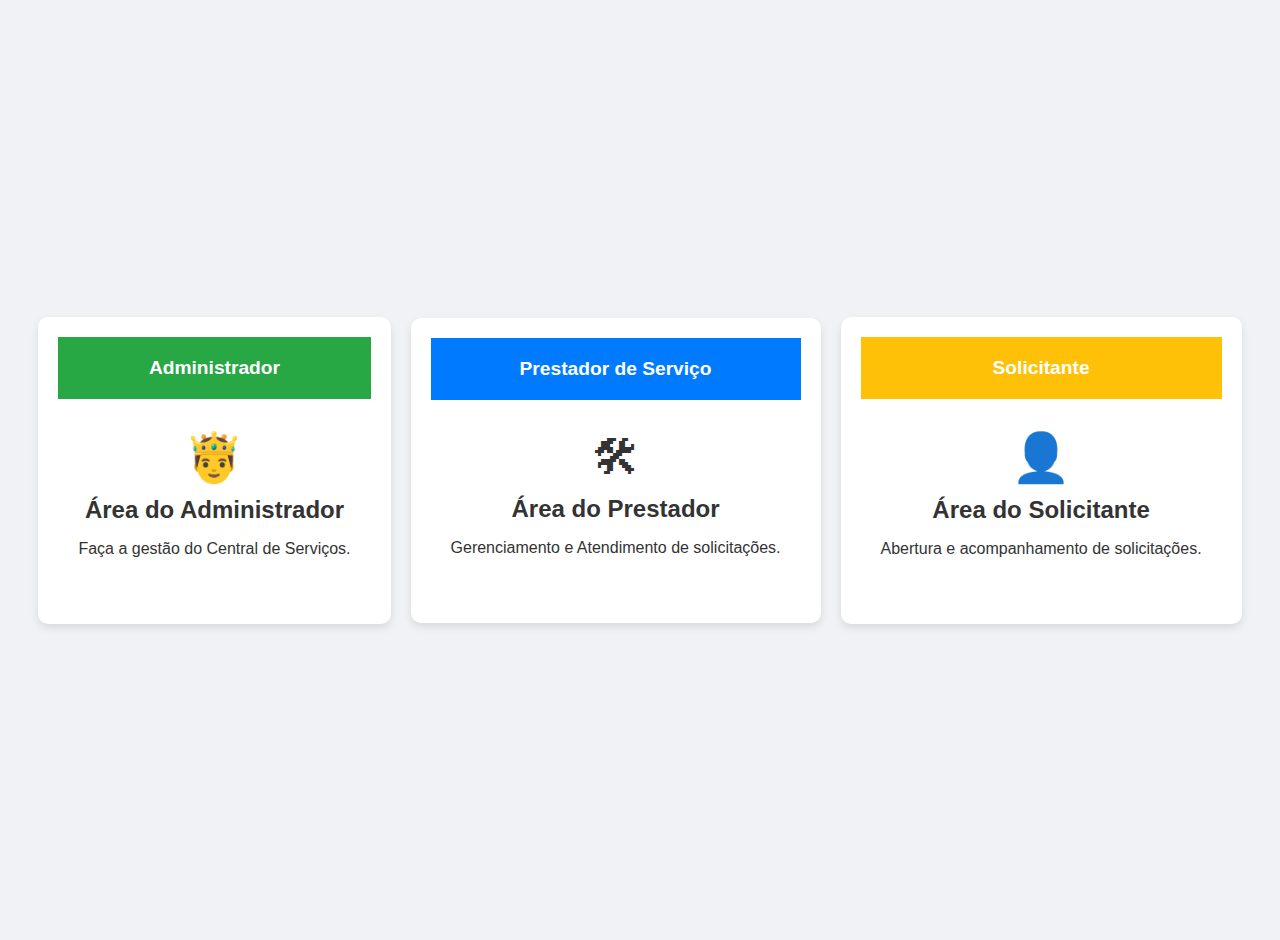
<file: templates/index.html>
<!DOCTYPE html>
<html lang="pt-BR">
<head>
    <meta charset="UTF-8">
    <meta name="viewport" content="width=device-width, initial-scale=1.0">
    <title>Central de Serviços</title>
    <link href="../static/estilo.css" rel="stylesheet">
</head>
<body>


<div class="container">
    <a href="/menu_adm" class="card">
        <div class="card-header" style="background-color: #28a745;">Administrador</div>
        <div class="card-body">
            <div class="card-icon">&#x1F934;</div>
            <h2>Área do Administrador</h2>
            <p>Faça a gestão do Central de Serviços.</p>
        </div>
    </a>


    <a href="/menu_pre" class="card">
        <div class="card-header" style="background-color: #007bff;">Prestador de Serviço</div>
        <div class="card-body">
            <div class="card-icon">&#128736;</div>
            <h2>Área do Prestador</h2>
            <p>Gerenciamento e Atendimento de solicitações.</p>
        </div>
    </a>


    <a href="/menu_sol" class="card">
        <div class="card-header" style="background-color: #ffc107;">Solicitante</div>
        <div class="card-body">
            <div class="card-icon">&#128100;</div>
            <h2>Área do Solicitante</h2>
            <p>Abertura e acompanhamento de solicitações.</p>
        </div>
    </a>
</div>


</body>
</html>
</file>
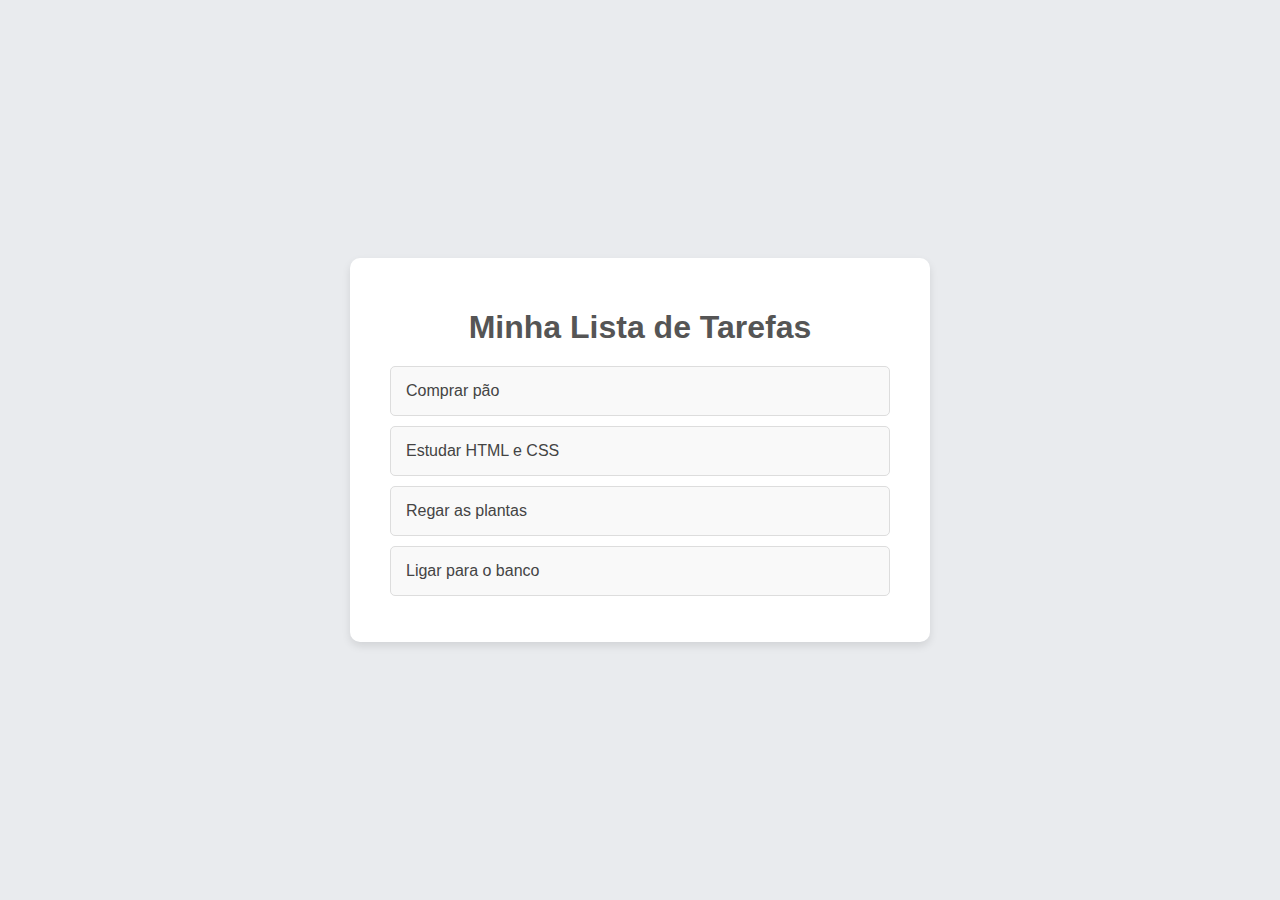
<file: templates/lista_tarefas.html>
<html lang="pt-BR">
<head>
   <meta charset="UTF-8">
   <meta name="viewport" content="width=device-width, initial-scale=1.0">
   <title>Minha Lista de Tarefas</title>
   <link rel="stylesheet" href="html_test/estilo_lista.css">
</head>
<body>
   <div class="container">
       <h1>Minha Lista de Tarefas</h1>


       <ul class="lista-de-tarefas">
           <li>Comprar pão</li>
           <li>Estudar HTML e CSS</li>
           <li>Regar as plantas</li>
           <li>Ligar para o banco</li>
       </ul>
   </div>
</body>
</html>
</file>
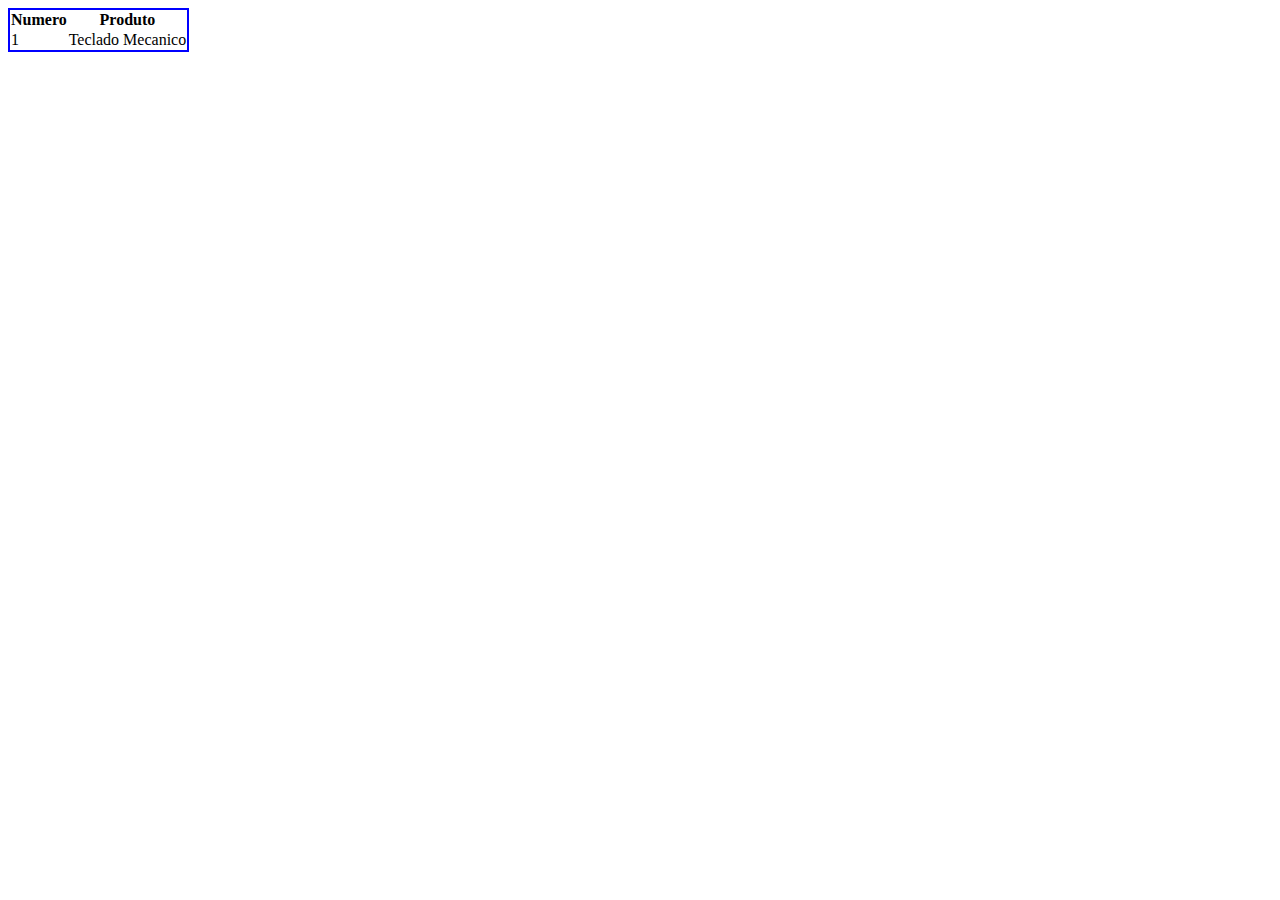
<file: templates/tabelaexemplo.html>
<!DOCTYPE html>
<html lang="en">
<head>
    <meta charset="UTF-8">
    <title>Tabela com Borda Azul</title>
    <style>
        table {
            border: 2px solid blue;
            border-collapse: collapse;
        }

        th, td {
            border: none;
        }
    </style>
</head>
<body>
    <table>
        <thead>
            <tr>
                <th>Numero</th>
                <th>Produto</th>
            </tr>
        </thead>
        <tbody>
            <tr>
                <td>1</td>
                <td>Teclado Mecanico</td>
            </tr>
        </tbody>
    </table>
</body>
</html>
</file>
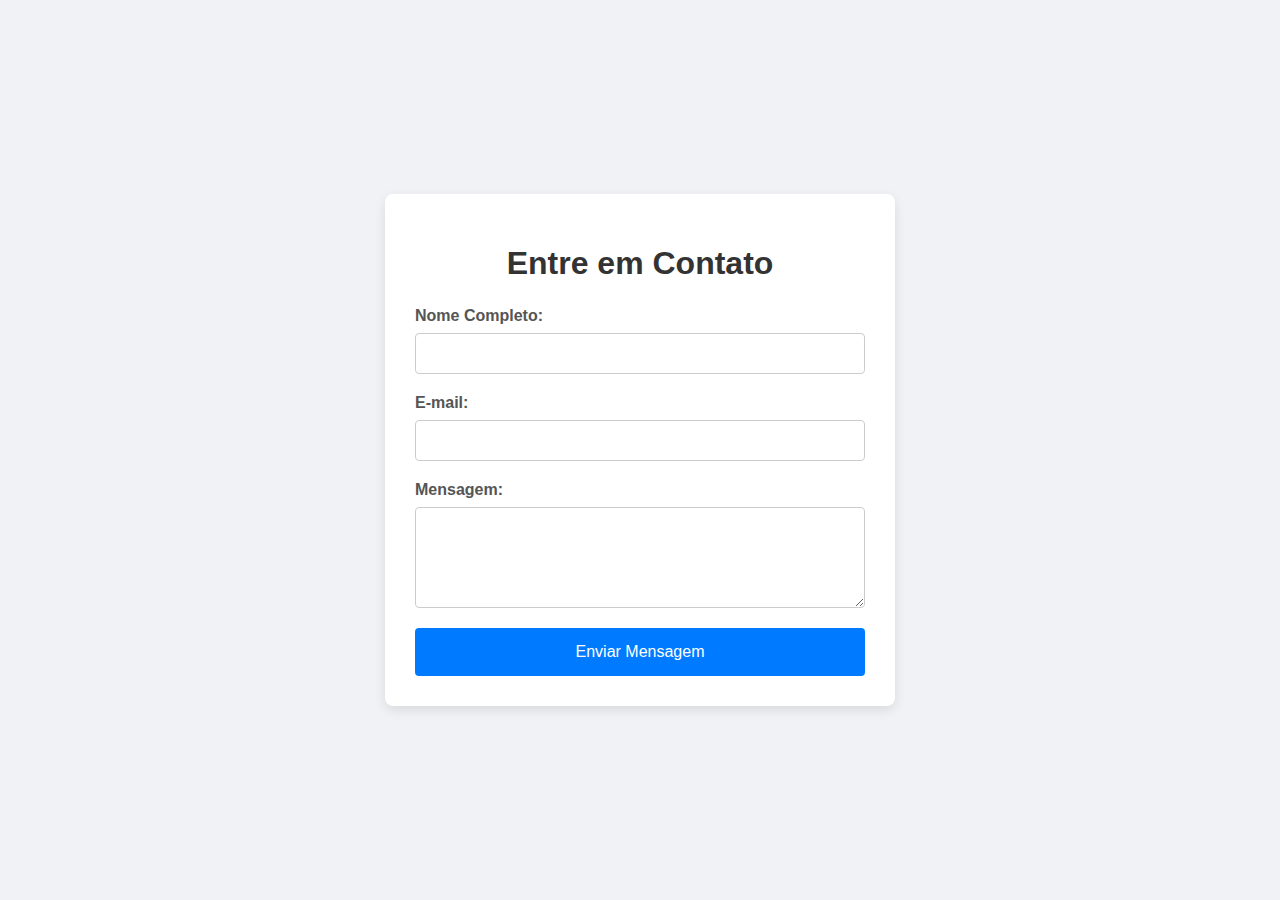
<file: templates/html_test/form_contato.html>
<!DOCTYPE html>
<html lang="pt-BR">
<head>
   <meta charset="UTF-8">
   <meta name="viewport" content="width=device-width, initial-scale=1.0">
   <title>Formulário de Contato</title>
   <link rel="stylesheet" href="estilo_form.css">
</head>
<body>
   <div class="container">
       <h1>Entre em Contato</h1>


       <form onsubmit="mostrar(event)" method="post" enctype="text/plain">
           <label for="nome">Nome Completo:</label>
           <input type="text" id="nome" name="nome" required>


           <label for="email">E-mail:</label>
           <input type="email" id="email" name="email" required>


           <label for="mensagem">Mensagem:</label>
           <textarea id="mensagem" name="mensagem" rows="5" required></textarea>


           <button type="submit">Enviar Mensagem</button>
       </form>
   </div>
</body>
</html>


<script>
   function mostrar(event) {
       // Evita que o formulário seja enviado (recarregue a página)
       event.preventDefault();


       // Recuperar dados do formulário
       var nome = document.getElementById("nome").value;
       var email = document.getElementById("email").value;
       var mensagem = document.getElementById("mensagem").value;


       // Criar uma string de saída com todos os dados
       // A sintaxe `${...}` insere o valor da variável na string
       var saida = `Nome: ${nome}\n\nE-mail: ${email}\n\nMensagem: ${mensagem}`;


       // Exibir os dados que foram digitados
       alert(saida);
   }
</script>
</file>
<file: static/estilo.css>
/* Estilos globais para o corpo da página e layout geral */
body {
   font-family: Arial, sans-serif;
   background-color: #f0f2f5;
   margin: 0;
   padding: 20px;
}


/* Container principal para os cards do menu inicial */
.container {
   display: flex;
   flex-wrap: wrap;
   gap: 20px;
   justify-content: center;
   align-items: center;
   min-height: 100vh;
}


/* Estilos para o cabeçalho das páginas (título e subtítulo) */
.header {
   text-align: center;
   margin-bottom: 40px;
}


.header h1 {
   color: #333;
   font-size: 2.5em;
}


/* Estilo do grid que organiza os cards */
.card-grid {
   display: grid;
   grid-template-columns: repeat(auto-fit, minmax(220px, 1fr));
   gap: 20px;
   justify-content: center;
}


/* Estilos comuns para todos os cards */
.card {
   background-color: #fff;
   border-radius: 10px;
   box-shadow: 0 4px 8px rgba(0, 0, 0, 0.1);
   overflow: hidden;
   text-align: center;
   transition: transform 0.3s ease, box-shadow 0.3s ease;
   text-decoration: none;
   color: #333;
   padding: 20px;
   display: flex;
   flex-direction: column;
}


.card:hover {
   transform: translateY(-5px);
   box-shadow: 0 8px 16px rgba(0, 0, 0, 0.2);
}


.card-content {
   flex-grow: 1;
}


.card-icon {
   font-size: 3em;
   margin-bottom: 10px;
   /* Remove a cor específica para que cada card possa definir a sua */
}


.card h2 {
   margin: 0;
   font-size: 1.5em;
}


/* Estilos para o menu inicial, com o cabeçalho colorido */
.card-header {
   color: #fff;
   padding: 20px;
   font-size: 1.2em;
   font-weight: bold;
}


.card-body {
   padding: 30px 20px;
}


/* Estilos para os botões de opção dentro dos cards de administrador */
.card-options {
   margin-top: 20px;
   display: flex;
   flex-direction: column;
   gap: 10px;
}


.option-button {
   padding: 10px 15px;
   border-radius: 5px;
   border: 1px solid #ddd;
   background-color: #f8f9fa;
   color: #333;
   text-decoration: none;
   font-weight: bold;
   transition: background-color 0.2s ease, border-color 0.2s ease;
   text-align: center;
}


.option-button:hover {
   background-color: #e2e6ea;
   border-color: #c0c0c0;
}


/* Estilos para o botão de retorno */
.return-container {
   text-align: center;
   margin-top: 40px;
}


.return-button {
   display: inline-block;
   padding: 12px 24px;
   background-color: #007bff;
   color: #fff;
   border-radius: 5px;
   text-decoration: none;
   font-weight: bold;
   transition: background-color 0.3s ease;
}


.return-button:hover {
   background-color: #0056b3;
}
</file>
<file: templates/html_test/estilo_lista.css>
body {
   font-family: Arial, sans-serif;
   background-color: #e9ebee;
   color: #444;
   display: flex;
   justify-content: center;
   align-items: center;
   height: 100vh;
   margin: 0;
}


.container {
   background-color: #fff;
   padding: 30px 40px;
   border-radius: 10px;
   box-shadow: 0 4px 8px rgba(0, 0, 0, 0.1);
   width: 100%;
   max-width: 500px;
}


h1 {
   text-align: center;
   color: #555;
   margin-bottom: 20px;
}


.lista-de-tarefas {
   list-style-type: none; /* Remove os marcadores de lista */
   padding: 0;
}


.lista-de-tarefas li {
   background-color: #f9f9f9;
   border: 1px solid #ddd;
   border-radius: 5px;
   padding: 15px;
   margin-bottom: 10px;
   transition: background-color 0.3s;
}


.lista-de-tarefas li:hover {
   background-color: #d0d0d0;
   font-weight: bold;
}
</file>
<file: templates/html_test/estilo_form.css>
body {
   font-family: Arial, sans-serif;
   background-color: #f0f2f5;
   display: flex;
   justify-content: center;
   align-items: center;
   height: 100vh;
   margin: 0;
}


.container {
   background-color: #ffffff;
   padding: 30px;
   border-radius: 8px;
   box-shadow: 0 4px 12px rgba(0, 0, 0, 0.1);
   width: 100%;
   max-width: 450px;
}


h1 {
   text-align: center;
   color: #333;
   margin-bottom: 25px;
}


form {
   display: flex;
   flex-direction: column;
}


label {
   margin-bottom: 8px;
   font-weight: bold;
   color: #555;
}


input[type="text"],
input[type="email"],
textarea {
   width: 100%;
   padding: 12px;
   margin-bottom: 20px;
   border: 1px solid #ccc;
   border-radius: 4px;
   box-sizing: border-box; /* Garante que padding e border não alterem a largura total */
}


button {
   background-color: #007BFF;
   color: white;
   padding: 15px 20px;
   border: none;
   border-radius: 4px;
   cursor: pointer;
   font-size: 16px;
   transition: background-color 0.3s ease;
}


button:hover {
   background-color: #0056b3;
}
</file>
